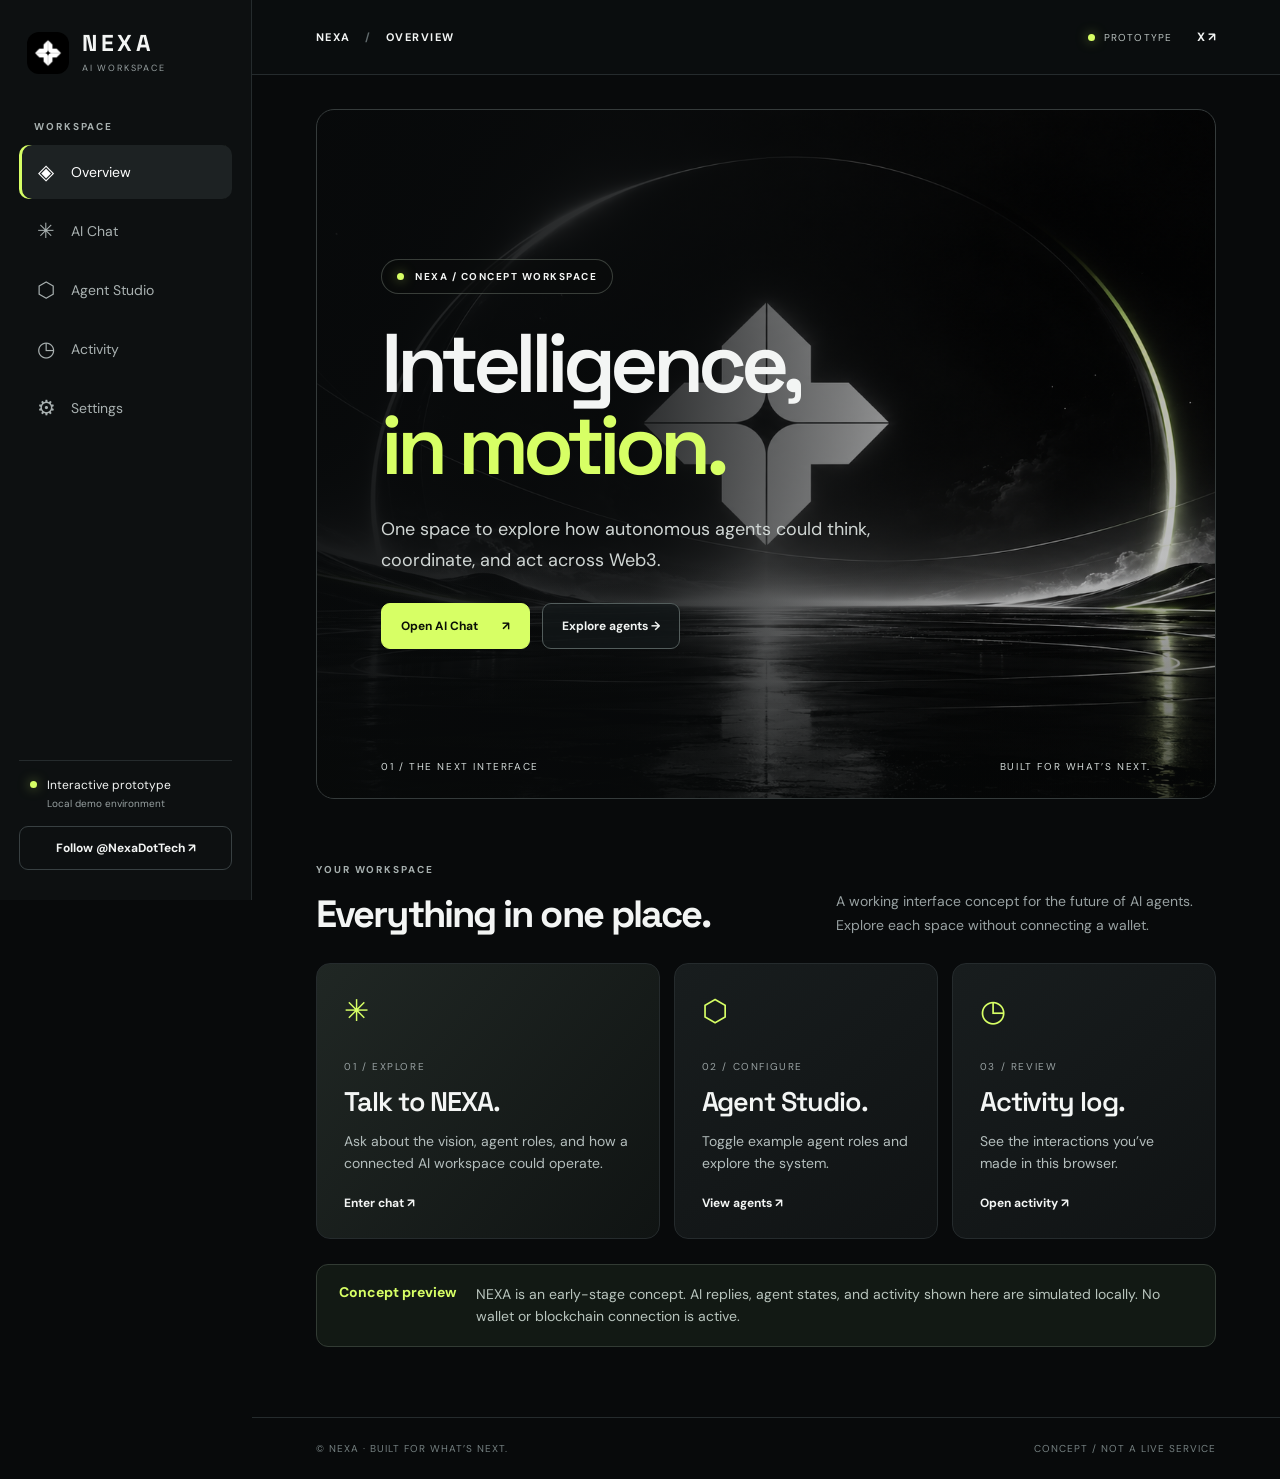
<file: index.html>
<!doctype html><html lang="en"><head><meta charset="utf-8"><meta name="viewport" content="width=device-width, initial-scale=1"><meta name="theme-color" content="#090b0c"><meta name="description" content="NEXA — Network for Execution & Autonomous Agents. Explore our AI Workspace concept."><title>Overview · NEXA AI Workspace</title><link rel="icon" type="image/jpeg" href="nexa-original-logo.jpg"><link rel="stylesheet" href="style.css"></head><body data-page="index.html"><div class="app"><aside class="sidebar"><a class="brand" href="index.html"><img src="nexa-original-logo.jpg" alt="Original NEXA symbol"><span><strong>NEXA</strong><small>AI WORKSPACE</small></span></a><div class="side-label">WORKSPACE</div><nav class="side-nav" aria-label="Main navigation"><a class="nav-link active" href="index.html"><span class="nav-icon">◈</span>Overview</a><a class="nav-link " href="chat.html"><span class="nav-icon">✳</span>AI Chat</a><a class="nav-link " href="agents.html"><span class="nav-icon">⬡</span>Agent Studio</a><a class="nav-link " href="activity.html"><span class="nav-icon">◷</span>Activity</a><a class="nav-link " href="settings.html"><span class="nav-icon">⚙</span>Settings</a></nav><div class="side-bottom"><div class="side-status"><span class="pulse"></span><span>Interactive prototype<small>Local demo environment</small></span></div><a class="social" href="https://x.com/NexaDotTech" target="_blank" rel="noopener noreferrer">Follow @NexaDotTech ↗</a></div></aside><main class="main"><header class="topbar"><div class="breadcrumb">NEXA <span>/</span> OVERVIEW</div><div class="top-actions"><span class="prototype-badge"><span class="pulse"></span> PROTOTYPE</span><a href="https://x.com/NexaDotTech" target="_blank" rel="noopener noreferrer" class="top-social">X ↗</a></div></header><div class="content"><section class="hero"><div class="hero-copy"><div class="pill"><span class="pulse"></span> NEXA / CONCEPT WORKSPACE</div><h1>Intelligence,<br><em>in motion.</em></h1><p>One space to explore how autonomous agents could think, coordinate, and act across Web3.</p><div class="actions"><a class="button primary" href="chat.html">Open AI Chat <span>↗</span></a><a class="button ghost" href="agents.html">Explore agents →</a></div></div><div class="hero-foot"><span>01 / THE NEXT INTERFACE</span><span>BUILT FOR WHAT’S NEXT.</span></div></section><div class="section-intro"><div><span class="kicker">YOUR WORKSPACE</span><h2>Everything in one place.</h2></div><p>A working interface concept for the future of AI agents. Explore each space without connecting a wallet.</p></div><div class="feature-grid"><a class="feature feature-wide" href="chat.html"><span class="feature-icon">✳</span><span class="feature-number">01 / EXPLORE</span><h3>Talk to NEXA.</h3><p>Ask about the vision, agent roles, and how a connected AI workspace could operate.</p><span class="feature-link">Enter chat ↗</span></a><a class="feature" href="agents.html"><span class="feature-icon">⬡</span><span class="feature-number">02 / CONFIGURE</span><h3>Agent Studio.</h3><p>Toggle example agent roles and explore the system.</p><span class="feature-link">View agents ↗</span></a><a class="feature" href="activity.html"><span class="feature-icon">◷</span><span class="feature-number">03 / REVIEW</span><h3>Activity log.</h3><p>See the interactions you’ve made in this browser.</p><span class="feature-link">Open activity ↗</span></a></div><div class="notice"><strong>Concept preview</strong><span>NEXA is an early-stage concept. AI replies, agent states, and activity shown here are simulated locally. No wallet or blockchain connection is active.</span></div></div><footer class="footer"><span>© NEXA · BUILT FOR WHAT’S NEXT.</span><span>CONCEPT / NOT A LIVE SERVICE</span></footer></main></div><nav class="mobile-nav" aria-label="Mobile navigation"><a class="active" href="index.html"><span>◈</span><small>Overview</small></a><a class="" href="chat.html"><span>✳</span><small>AI Chat</small></a><a class="" href="agents.html"><span>⬡</span><small>Agent Studio</small></a><a class="" href="activity.html"><span>◷</span><small>Activity</small></a><a class="" href="settings.html"><span>⚙</span><small>Settings</small></a></nav><script defer src="app.js"></script></body></html>
</file>
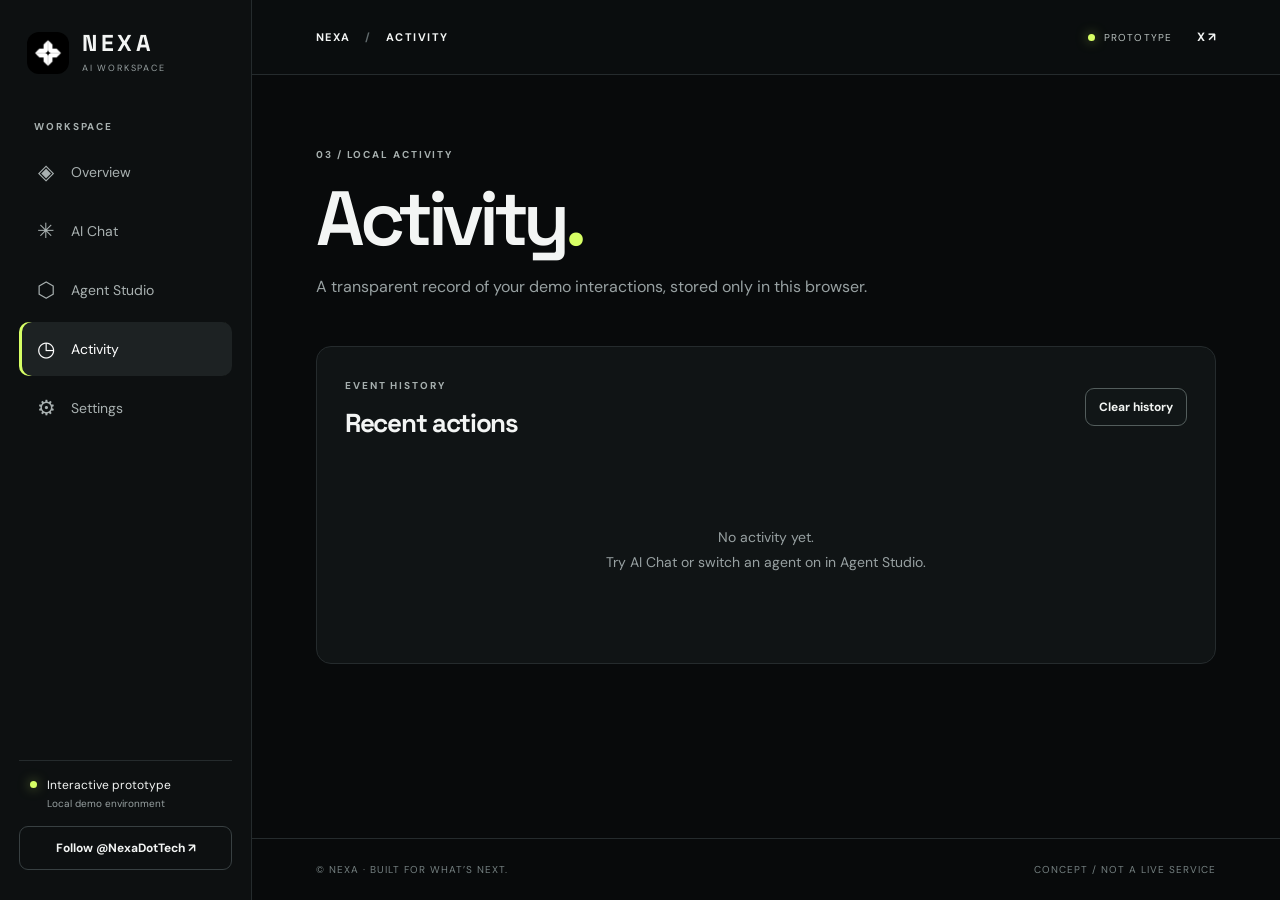
<file: activity.html>
<!doctype html><html lang="en"><head><meta charset="utf-8"><meta name="viewport" content="width=device-width, initial-scale=1"><meta name="theme-color" content="#090b0c"><meta name="description" content="NEXA — Network for Execution & Autonomous Agents. Explore our AI Workspace concept."><title>Activity · NEXA AI Workspace</title><link rel="icon" type="image/jpeg" href="nexa-original-logo.jpg"><link rel="stylesheet" href="style.css"></head><body data-page="activity.html"><div class="app"><aside class="sidebar"><a class="brand" href="index.html"><img src="nexa-original-logo.jpg" alt="Original NEXA symbol"><span><strong>NEXA</strong><small>AI WORKSPACE</small></span></a><div class="side-label">WORKSPACE</div><nav class="side-nav" aria-label="Main navigation"><a class="nav-link " href="index.html"><span class="nav-icon">◈</span>Overview</a><a class="nav-link " href="chat.html"><span class="nav-icon">✳</span>AI Chat</a><a class="nav-link " href="agents.html"><span class="nav-icon">⬡</span>Agent Studio</a><a class="nav-link active" href="activity.html"><span class="nav-icon">◷</span>Activity</a><a class="nav-link " href="settings.html"><span class="nav-icon">⚙</span>Settings</a></nav><div class="side-bottom"><div class="side-status"><span class="pulse"></span><span>Interactive prototype<small>Local demo environment</small></span></div><a class="social" href="https://x.com/NexaDotTech" target="_blank" rel="noopener noreferrer">Follow @NexaDotTech ↗</a></div></aside><main class="main"><header class="topbar"><div class="breadcrumb">NEXA <span>/</span> ACTIVITY</div><div class="top-actions"><span class="prototype-badge"><span class="pulse"></span> PROTOTYPE</span><a href="https://x.com/NexaDotTech" target="_blank" rel="noopener noreferrer" class="top-social">X ↗</a></div></header><div class="content"><div class="page-title"><span class="kicker">03 / LOCAL ACTIVITY</span><h1>Activity<span class="dot">.</span></h1><p>A transparent record of your demo interactions, stored only in this browser.</p></div><div class="panel"><div class="panel-head"><div><span class="kicker">EVENT HISTORY</span><h2>Recent actions</h2></div><button class="button ghost small" id="clear-activity">Clear history</button></div><div id="activity-list" class="activity-list"></div></div></div><footer class="footer"><span>© NEXA · BUILT FOR WHAT’S NEXT.</span><span>CONCEPT / NOT A LIVE SERVICE</span></footer></main></div><nav class="mobile-nav" aria-label="Mobile navigation"><a class="" href="index.html"><span>◈</span><small>Overview</small></a><a class="" href="chat.html"><span>✳</span><small>AI Chat</small></a><a class="" href="agents.html"><span>⬡</span><small>Agent Studio</small></a><a class="active" href="activity.html"><span>◷</span><small>Activity</small></a><a class="" href="settings.html"><span>⚙</span><small>Settings</small></a></nav><script defer src="app.js"></script></body></html>
</file>
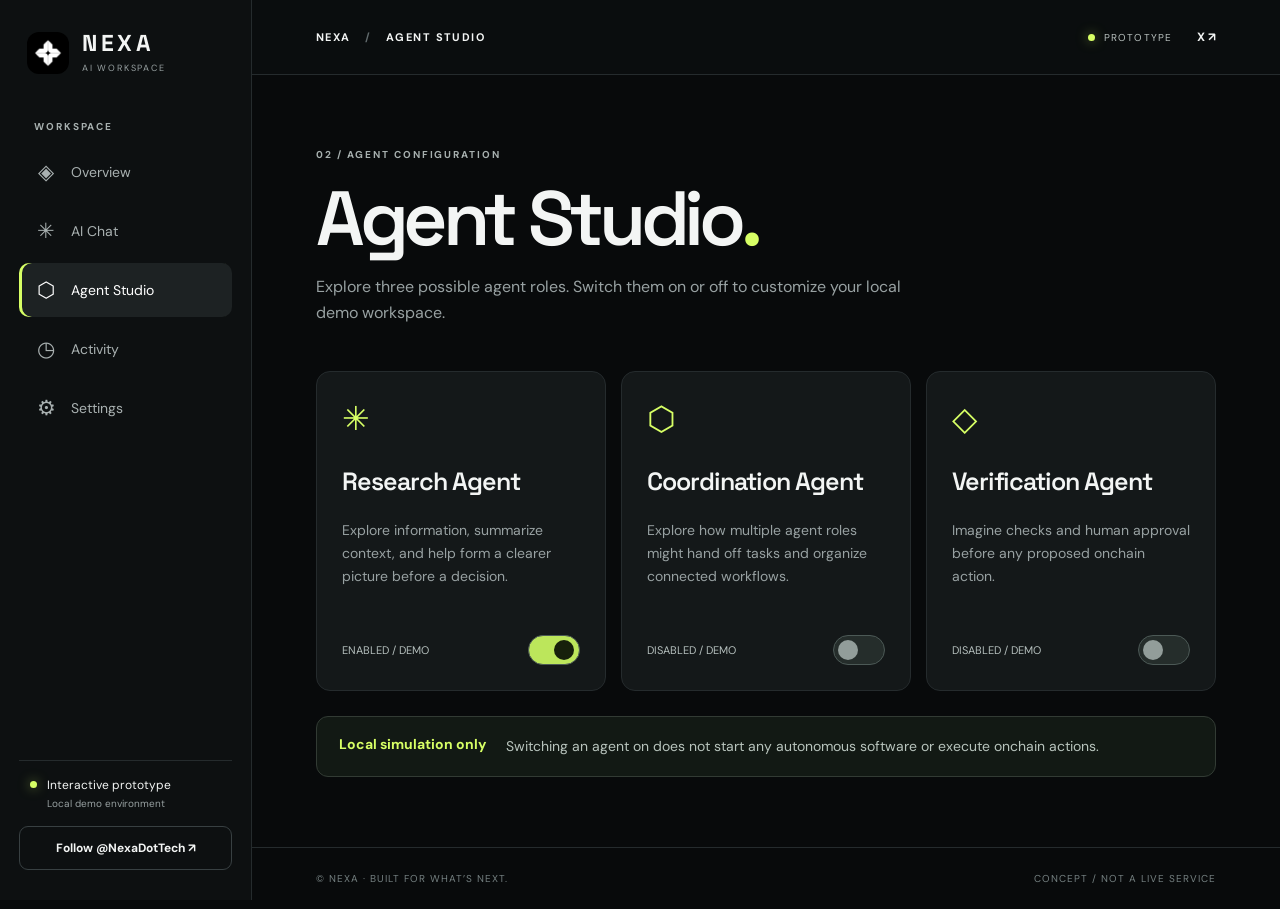
<file: agents.html>
<!doctype html><html lang="en"><head><meta charset="utf-8"><meta name="viewport" content="width=device-width, initial-scale=1"><meta name="theme-color" content="#090b0c"><meta name="description" content="NEXA — Network for Execution & Autonomous Agents. Explore our AI Workspace concept."><title>Agent Studio · NEXA AI Workspace</title><link rel="icon" type="image/jpeg" href="nexa-original-logo.jpg"><link rel="stylesheet" href="style.css"></head><body data-page="agents.html"><div class="app"><aside class="sidebar"><a class="brand" href="index.html"><img src="nexa-original-logo.jpg" alt="Original NEXA symbol"><span><strong>NEXA</strong><small>AI WORKSPACE</small></span></a><div class="side-label">WORKSPACE</div><nav class="side-nav" aria-label="Main navigation"><a class="nav-link " href="index.html"><span class="nav-icon">◈</span>Overview</a><a class="nav-link " href="chat.html"><span class="nav-icon">✳</span>AI Chat</a><a class="nav-link active" href="agents.html"><span class="nav-icon">⬡</span>Agent Studio</a><a class="nav-link " href="activity.html"><span class="nav-icon">◷</span>Activity</a><a class="nav-link " href="settings.html"><span class="nav-icon">⚙</span>Settings</a></nav><div class="side-bottom"><div class="side-status"><span class="pulse"></span><span>Interactive prototype<small>Local demo environment</small></span></div><a class="social" href="https://x.com/NexaDotTech" target="_blank" rel="noopener noreferrer">Follow @NexaDotTech ↗</a></div></aside><main class="main"><header class="topbar"><div class="breadcrumb">NEXA <span>/</span> AGENT STUDIO</div><div class="top-actions"><span class="prototype-badge"><span class="pulse"></span> PROTOTYPE</span><a href="https://x.com/NexaDotTech" target="_blank" rel="noopener noreferrer" class="top-social">X ↗</a></div></header><div class="content"><div class="page-title"><span class="kicker">02 / AGENT CONFIGURATION</span><h1>Agent Studio<span class="dot">.</span></h1><p>Explore three possible agent roles. Switch them on or off to customize your local demo workspace.</p></div><div class="agents-grid" id="agent-list"></div><div class="notice"><strong>Local simulation only</strong><span>Switching an agent on does not start any autonomous software or execute onchain actions.</span></div></div><footer class="footer"><span>© NEXA · BUILT FOR WHAT’S NEXT.</span><span>CONCEPT / NOT A LIVE SERVICE</span></footer></main></div><nav class="mobile-nav" aria-label="Mobile navigation"><a class="" href="index.html"><span>◈</span><small>Overview</small></a><a class="" href="chat.html"><span>✳</span><small>AI Chat</small></a><a class="active" href="agents.html"><span>⬡</span><small>Agent Studio</small></a><a class="" href="activity.html"><span>◷</span><small>Activity</small></a><a class="" href="settings.html"><span>⚙</span><small>Settings</small></a></nav><script defer src="app.js"></script></body></html>
</file>
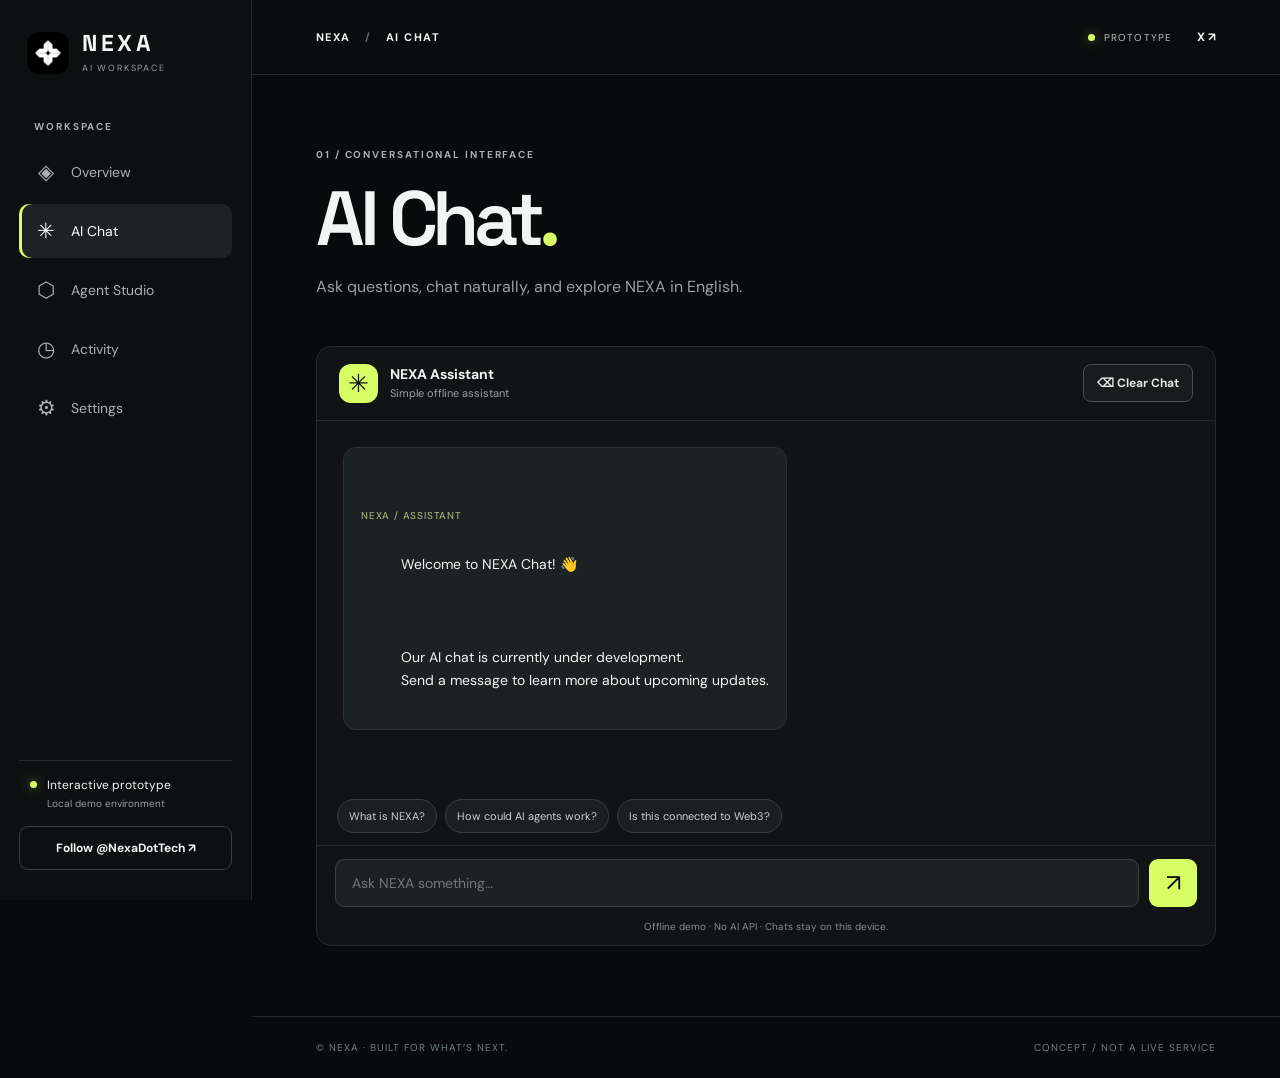
<file: chat.html>
<!doctype html><html lang="en"><head><meta charset="utf-8"><meta name="viewport" content="width=device-width, initial-scale=1"><meta name="theme-color" content="#090b0c"><meta name="description" content="NEXA — Network for Execution & Autonomous Agents. Explore our AI Workspace concept."><title>AI Chat · NEXA AI Workspace</title><link rel="icon" type="image/jpeg" href="nexa-original-logo.jpg"><link rel="stylesheet" href="style.css"></head><body data-page="chat.html"><div class="app"><aside class="sidebar"><a class="brand" href="index.html"><img src="nexa-original-logo.jpg" alt="Original NEXA symbol"><span><strong>NEXA</strong><small>AI WORKSPACE</small></span></a><div class="side-label">WORKSPACE</div><nav class="side-nav" aria-label="Main navigation"><a class="nav-link " href="index.html"><span class="nav-icon">◈</span>Overview</a><a class="nav-link active" href="chat.html"><span class="nav-icon">✳</span>AI Chat</a><a class="nav-link " href="agents.html"><span class="nav-icon">⬡</span>Agent Studio</a><a class="nav-link " href="activity.html"><span class="nav-icon">◷</span>Activity</a><a class="nav-link " href="settings.html"><span class="nav-icon">⚙</span>Settings</a></nav><div class="side-bottom"><div class="side-status"><span class="pulse"></span><span>Interactive prototype<small>Local demo environment</small></span></div><a class="social" href="https://x.com/NexaDotTech" target="_blank" rel="noopener noreferrer">Follow @NexaDotTech ↗</a></div></aside><main class="main"><header class="topbar"><div class="breadcrumb">NEXA <span>/</span> AI CHAT</div><div class="top-actions"><span class="prototype-badge"><span class="pulse"></span> PROTOTYPE</span><a href="https://x.com/NexaDotTech" target="_blank" rel="noopener noreferrer" class="top-social">X ↗</a></div></header><div class="content"><div class="page-title"><span class="kicker">01 / CONVERSATIONAL INTERFACE</span><h1>AI Chat<span class="dot">.</span></h1><p>Ask questions, chat naturally, and explore NEXA in English.</p></div><section class="chat-shell"><div class="chat-top"><div class="agent-avatar">✳</div><div><strong>NEXA Assistant</strong><small>Simple offline assistant</small></div><button type="button" id="clear-chat" class="clear-chat" aria-label="Clear chat history">⌫ Clear Chat</button></div><div id="messages" class="messages" aria-live="polite"></div><div class="suggestions" id="suggestions"><button data-prompt="What is NEXA?">What is NEXA?</button><button data-prompt="How could AI agents work?">How could AI agents work?</button><button data-prompt="Is this connected to Web3?">Is this connected to Web3?</button></div><form id="chat-form" class="chat-form"><input id="chat-input" autocomplete="off" maxlength="600" placeholder="Ask NEXA something…" aria-label="Chat message" required><button type="submit" aria-label="Send message">↗</button></form><p class="chat-disclaimer">Offline demo · No AI API · Chats stay on this device.</p></section></div><footer class="footer"><span>© NEXA · BUILT FOR WHAT’S NEXT.</span><span>CONCEPT / NOT A LIVE SERVICE</span></footer></main></div><nav class="mobile-nav" aria-label="Mobile navigation"><a class="" href="index.html"><span>◈</span><small>Overview</small></a><a class="active" href="chat.html"><span>✳</span><small>AI Chat</small></a><a class="" href="agents.html"><span>⬡</span><small>Agent Studio</small></a><a class="" href="activity.html"><span>◷</span><small>Activity</small></a><a class="" href="settings.html"><span>⚙</span><small>Settings</small></a></nav><script defer src="app.js"></script></body></html>
</file>
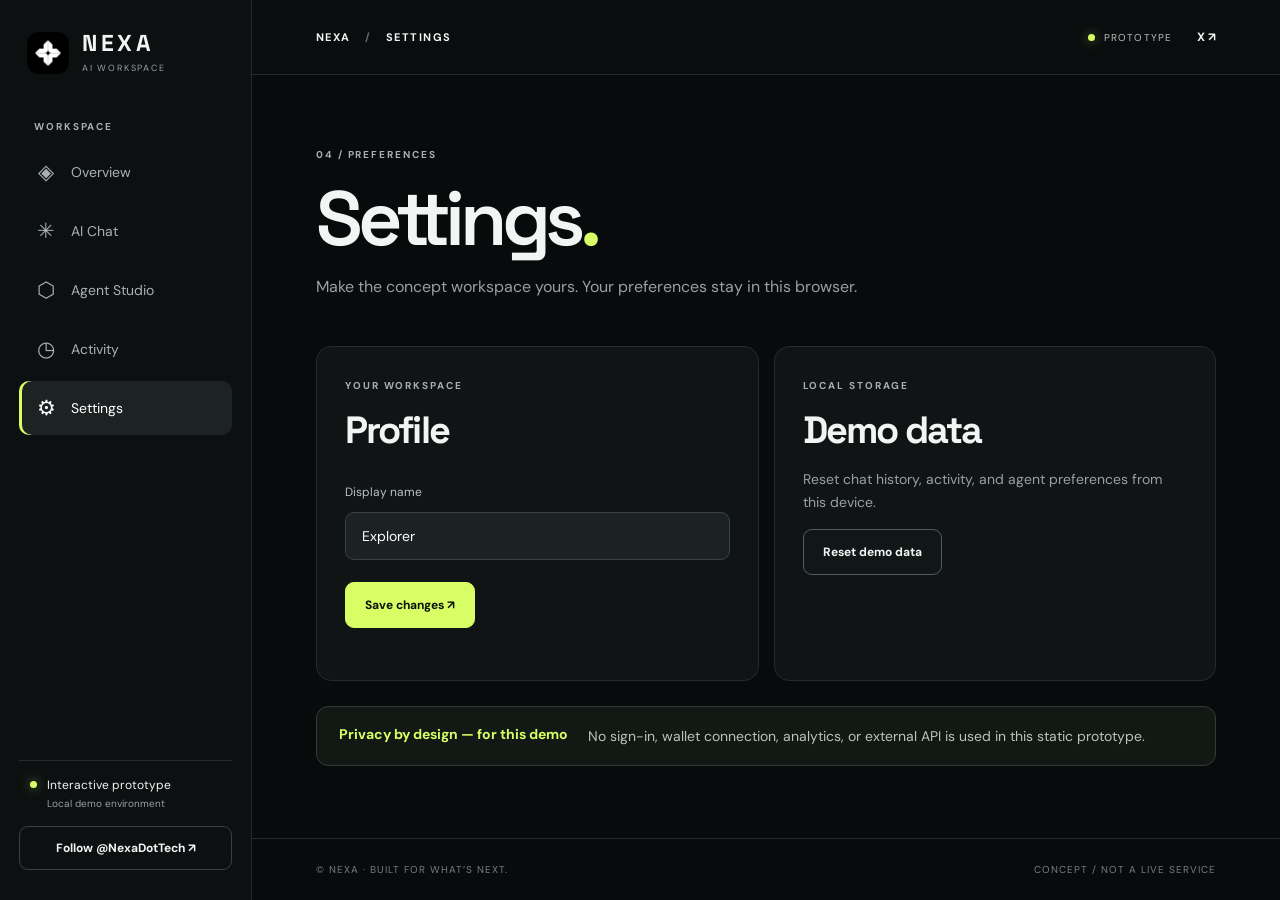
<file: settings.html>
<!doctype html><html lang="en"><head><meta charset="utf-8"><meta name="viewport" content="width=device-width, initial-scale=1"><meta name="theme-color" content="#090b0c"><meta name="description" content="NEXA — Network for Execution & Autonomous Agents. Explore our AI Workspace concept."><title>Settings · NEXA AI Workspace</title><link rel="icon" type="image/jpeg" href="nexa-original-logo.jpg"><link rel="stylesheet" href="style.css"></head><body data-page="settings.html"><div class="app"><aside class="sidebar"><a class="brand" href="index.html"><img src="nexa-original-logo.jpg" alt="Original NEXA symbol"><span><strong>NEXA</strong><small>AI WORKSPACE</small></span></a><div class="side-label">WORKSPACE</div><nav class="side-nav" aria-label="Main navigation"><a class="nav-link " href="index.html"><span class="nav-icon">◈</span>Overview</a><a class="nav-link " href="chat.html"><span class="nav-icon">✳</span>AI Chat</a><a class="nav-link " href="agents.html"><span class="nav-icon">⬡</span>Agent Studio</a><a class="nav-link " href="activity.html"><span class="nav-icon">◷</span>Activity</a><a class="nav-link active" href="settings.html"><span class="nav-icon">⚙</span>Settings</a></nav><div class="side-bottom"><div class="side-status"><span class="pulse"></span><span>Interactive prototype<small>Local demo environment</small></span></div><a class="social" href="https://x.com/NexaDotTech" target="_blank" rel="noopener noreferrer">Follow @NexaDotTech ↗</a></div></aside><main class="main"><header class="topbar"><div class="breadcrumb">NEXA <span>/</span> SETTINGS</div><div class="top-actions"><span class="prototype-badge"><span class="pulse"></span> PROTOTYPE</span><a href="https://x.com/NexaDotTech" target="_blank" rel="noopener noreferrer" class="top-social">X ↗</a></div></header><div class="content"><div class="page-title"><span class="kicker">04 / PREFERENCES</span><h1>Settings<span class="dot">.</span></h1><p>Make the concept workspace yours. Your preferences stay in this browser.</p></div><div class="settings-grid"><section class="panel"><span class="kicker">YOUR WORKSPACE</span><h2>Profile</h2><form id="profile-form" class="settings-form"><label for="profile-name">Display name</label><input id="profile-name" maxlength="30" placeholder="Explorer"><button class="button primary" type="submit">Save changes ↗</button><span class="form-feedback" id="profile-feedback" aria-live="polite"></span></form></section><section class="panel"><span class="kicker">LOCAL STORAGE</span><h2>Demo data</h2><p class="muted">Reset chat history, activity, and agent preferences from this device.</p><button class="button ghost" id="reset-data">Reset demo data</button><span class="form-feedback" id="reset-feedback" aria-live="polite"></span></section></div><div class="notice"><strong>Privacy by design — for this demo</strong><span>No sign-in, wallet connection, analytics, or external API is used in this static prototype.</span></div></div><footer class="footer"><span>© NEXA · BUILT FOR WHAT’S NEXT.</span><span>CONCEPT / NOT A LIVE SERVICE</span></footer></main></div><nav class="mobile-nav" aria-label="Mobile navigation"><a class="" href="index.html"><span>◈</span><small>Overview</small></a><a class="" href="chat.html"><span>✳</span><small>AI Chat</small></a><a class="" href="agents.html"><span>⬡</span><small>Agent Studio</small></a><a class="" href="activity.html"><span>◷</span><small>Activity</small></a><a class="active" href="settings.html"><span>⚙</span><small>Settings</small></a></nav><script defer src="app.js"></script></body></html>
</file>
<file: style.css>
@import url('https://fonts.googleapis.com/css2?family=DM+Sans:wght@400;500;600;700&family=Space+Grotesk:wght@400;500;600;700&display=swap');
:root{color-scheme:dark;--bg:#080a0b;--panel:#111416;--line:#252b2d;--text:#f3f5f4;--muted:#98a1a2;--lime:#d7ff65;--sidebar:252px}*{box-sizing:border-box}html{scroll-behavior:smooth}body{margin:0;background:var(--bg);color:var(--text);font-family:'DM Sans',Arial,sans-serif;font-size:14px}button,input{font:inherit}a{color:inherit;text-decoration:none}button{cursor:pointer}.app{min-height:100vh;display:flex}.sidebar{width:var(--sidebar);position:fixed;inset:0 auto 0 0;background:#0d1011;border-right:1px solid var(--line);display:flex;flex-direction:column;padding:30px 19px;z-index:10}.brand{display:flex;align-items:center;gap:13px;padding:2px 8px 34px}.brand img{width:42px;height:42px;object-fit:cover;border-radius:12px}.brand strong{font-family:'Space Grotesk',sans-serif;font-size:23px;letter-spacing:.16em;display:block;line-height:1}.brand small{font-size:9px;letter-spacing:.2em;color:var(--muted);display:block;margin-top:7px}.side-label,.kicker{font-size:10px;letter-spacing:.19em;color:#a7b0af;font-weight:700}.side-label{padding:12px 15px}.side-nav{display:grid;gap:5px}.nav-link{display:flex;align-items:center;gap:13px;padding:13px 15px;border-radius:10px;color:#a9b1b1;transition:.2s}.nav-link:hover,.nav-link.active{background:#1d2223;color:white}.nav-link.active{box-shadow:inset 3px 0 0 var(--lime)}.nav-icon{font-size:21px;width:24px;text-align:center}.side-bottom{margin-top:auto}.side-status{display:flex;gap:10px;align-items:flex-start;padding:16px 11px;border-top:1px solid var(--line);font-size:12px}.side-status small{display:block;color:var(--muted);margin-top:4px}.pulse{display:inline-block;flex-shrink:0;width:7px;height:7px;background:var(--lime);border-radius:50%;box-shadow:0 0 12px #d7ff6580}.side-status .pulse{margin-top:4px}.social{display:block;border:1px solid #384042;border-radius:9px;padding:13px;text-align:center;font-weight:700;font-size:12px}.social:hover{border-color:var(--lime)}.main{margin-left:var(--sidebar);width:calc(100% - var(--sidebar));min-height:100vh;display:flex;flex-direction:column}.topbar{height:75px;display:flex;align-items:center;justify-content:space-between;padding:0 clamp(24px,5vw,70px);border-bottom:1px solid var(--line);background:#0b0e0fdc}.breadcrumb{font-size:11px;font-weight:700;letter-spacing:.13em}.breadcrumb span{color:#626b6d;margin:0 10px}.top-actions{display:flex;align-items:center;gap:25px}.prototype-badge{font-size:10px;letter-spacing:.11em;color:#b8c0be;display:flex;gap:9px;align-items:center}.top-social{font-weight:700;font-size:12px}.content{width:100%;max-width:1600px;margin:0 auto;padding:34px clamp(24px,5vw,70px) 70px;flex:1}.hero{height:min(690px,calc(100svh - 145px));min-height:510px;position:relative;overflow:hidden;border:1px solid #353b3b;border-radius:18px;background:linear-gradient(90deg,#080a0bef 0%,#080a0bd4 37%,#080a0b44 75%),url('nexa-background.png') center center / cover no-repeat;display:flex;flex-direction:column;justify-content:center;padding:clamp(28px,5vw,75px)}.hero:after{content:'';pointer-events:none;position:absolute;inset:0;background:linear-gradient(0deg,#07090990,transparent 35%)}.hero-copy,.hero-foot{position:relative;z-index:1}.hero-copy{max-width:650px}.pill{border:1px solid #a5b1a24f;background:#0a0c0c9c;border-radius:100px;display:inline-flex;gap:11px;align-items:center;padding:10px 15px;font-size:10px;letter-spacing:.15em;font-weight:700}.hero h1,.page-title h1{font-family:'Space Grotesk',sans-serif;letter-spacing:-.07em;line-height:.99;font-weight:600}.hero h1{font-size:clamp(56px,6.5vw,108px);margin:28px 0}.hero h1 em{font-style:normal;color:var(--lime)}.hero-copy>p{color:#d0d6d4;font-size:clamp(15px,1.5vw,18px);line-height:1.7;max-width:490px}.actions{display:flex;gap:12px;flex-wrap:wrap;margin-top:28px}.button{display:inline-flex;align-items:center;justify-content:center;gap:24px;padding:14px 19px;border-radius:9px;font-weight:700;font-size:12px;border:1px solid #535d5c;transition:transform .2s,border-color .2s}.button:hover{transform:translateY(-2px)}.button.primary{background:var(--lime);color:#0b1007;border-color:var(--lime)}.button.ghost{background:#131819c9;color:#f2f5f3}.button.ghost:hover{border-color:var(--lime)}.button.small{padding:10px 13px}.hero-foot{position:absolute;bottom:25px;left:clamp(28px,5vw,75px);right:clamp(28px,5vw,75px);display:flex;justify-content:space-between;font-size:10px;letter-spacing:.16em;color:#d4dbd9}.section-intro{display:flex;align-items:end;justify-content:space-between;gap:24px;margin:60px 0 25px}.section-intro h2,.panel h2{font-family:'Space Grotesk',sans-serif;font-size:clamp(26px,3vw,38px);letter-spacing:-.05em;margin:13px 0 0}.section-intro>p{color:var(--muted);max-width:380px;line-height:1.7;margin:0}.feature-grid{display:grid;grid-template-columns:1.3fr 1fr 1fr;gap:14px}.feature{min-height:270px;border:1px solid var(--line);background:linear-gradient(140deg,#181d1e,#101314);border-radius:14px;padding:27px;display:flex;flex-direction:column;transition:.2s}.feature:hover{border-color:#809345;transform:translateY(-3px)}.feature-wide{background:linear-gradient(130deg,#202724,#101413)}.feature-icon{font-size:30px;color:var(--lime)}.feature-number{margin-top:30px;font-size:10px;letter-spacing:.16em;color:var(--muted)}.feature h3{font:600 27px 'Space Grotesk',sans-serif;letter-spacing:-.04em;margin:11px 0}.feature p{color:#b3bdbc;line-height:1.6;margin:0 0 20px}.feature-link{margin-top:auto;font-weight:700;font-size:12px}.notice{margin-top:25px;padding:18px 22px;border:1px solid #323b34;border-radius:12px;background:#121914;display:flex;gap:20px;align-items:flex-start}.notice strong{color:var(--lime);white-space:nowrap}.notice span{color:#b8c4bd;line-height:1.6}.footer{display:flex;justify-content:space-between;gap:20px;padding:24px clamp(24px,5vw,70px);border-top:1px solid var(--line);color:#758081;font-size:10px;letter-spacing:.1em}.page-title{padding:35px 0 30px}.page-title h1{font-size:clamp(50px,6vw,85px);margin:18px 0}.dot{color:var(--lime)}.page-title p{font-size:16px;color:var(--muted);line-height:1.6;max-width:620px}.chat-shell,.panel{background:#101415;border:1px solid var(--line);border-radius:15px}.chat-shell{height:min(700px,calc(100svh - 300px));min-height:480px;display:flex;flex-direction:column;overflow:hidden}.chat-top{display:flex;align-items:center;gap:12px;padding:17px 22px;border-bottom:1px solid var(--line)}.agent-avatar{width:39px;height:39px;border-radius:12px;background:#d7ff65;color:#111;font-size:25px;display:grid;place-items:center}.chat-top strong,.chat-top small{display:block}.chat-top small{font-size:11px;color:var(--muted);margin-top:3px}.demo-tag{margin-left:auto;font-size:9px;letter-spacing:.1em;border:1px solid #445044;border-radius:5px;color:var(--lime);padding:7px}.messages{padding:26px;overflow-y:auto;flex:1;display:flex;flex-direction:column;gap:15px}.message{max-width:78%;padding:14px 17px;border:1px solid #2a3232;border-radius:13px;line-height:1.65;white-space:pre-wrap}.message.bot{align-self:flex-start;background:#1b2222}.message.user{align-self:flex-end;background:#2d3821;border-color:#3e5030}.message-label{font-size:10px;letter-spacing:.08em;color:#b1c18b;margin-bottom:6px}.suggestions{padding:0 20px 12px;display:flex;gap:8px;flex-wrap:wrap}.suggestions button{border:1px solid #364041;background:#192020;color:#c7d0ce;padding:9px 11px;border-radius:100px;font-size:11px}.suggestions button:hover{border-color:var(--lime)}.chat-form{display:flex;gap:10px;padding:13px 18px;border-top:1px solid var(--line)}.chat-form input,.settings-form input{background:#1c2223;border:1px solid #394142;border-radius:9px;color:white;outline:0;padding:14px 16px;min-width:0}.chat-form input{flex:1}.chat-form input:focus,.settings-form input:focus{border-color:var(--lime)}.chat-form button{width:48px;background:var(--lime);color:#0b0d0c;border:0;border-radius:9px;font-size:24px}.chat-disclaimer{font-size:10px;color:#83908c;text-align:center;margin:0 0 12px}.agents-grid{display:grid;grid-template-columns:repeat(3,1fr);gap:15px}.agent-card{border:1px solid var(--line);border-radius:14px;background:#141819;padding:25px;display:flex;flex-direction:column;min-height:320px}.agent-card .agent-mark{font-size:33px;color:var(--lime)}.agent-card h2{font:600 25px 'Space Grotesk',sans-serif;letter-spacing:-.04em;margin:25px 0 8px}.agent-card p{color:var(--muted);line-height:1.65}.agent-bottom{margin-top:auto;display:flex;justify-content:space-between;align-items:center;gap:8px}.agent-bottom span{font-size:11px;color:#b5bfbd}.toggle{border:1px solid #4c5956;background:#252d2b;border-radius:100px;width:52px;height:30px;padding:4px;display:flex;align-items:center}.toggle:before{content:'';height:20px;width:20px;background:#929d9a;border-radius:50%;transition:.2s}.toggle[aria-pressed=true]{background:#bce65b}.toggle[aria-pressed=true]:before{background:#17200b;transform:translateX(21px)}.panel{padding:28px}.panel-head{display:flex;justify-content:space-between;align-items:center;gap:12px}.panel-head h2{font-size:26px}.activity-list{margin-top:25px}.activity-row{display:flex;gap:18px;align-items:center;padding:18px 0;border-top:1px solid var(--line)}.activity-icon{color:var(--lime);font-size:22px}.activity-row strong{font-weight:600}.activity-row small{display:block;color:var(--muted);margin-top:5px}.empty-state{padding:60px 15px;text-align:center;color:var(--muted);line-height:1.8}.settings-grid{display:grid;grid-template-columns:1fr 1fr;gap:15px}.settings-form{display:flex;flex-direction:column;gap:12px;margin-top:30px}.settings-form label{font-size:12px;color:#b9c2c0}.settings-form .button{align-self:start;margin-top:10px}.muted{color:var(--muted);line-height:1.7}.form-feedback{font-size:12px;color:var(--lime);display:block;margin-top:12px}.mobile-nav{display:none}@media(max-width:1100px){:root{--sidebar:215px}.feature-grid{grid-template-columns:1fr 1fr}.feature-wide{grid-column:span 2}.agents-grid{grid-template-columns:1fr 1fr}}@media(max-width:760px){.sidebar{display:none}.main{margin-left:0;width:100%}.topbar{height:62px;padding:0 18px}.content{padding:16px 15px 95px}.top-actions{gap:12px}.prototype-badge{font-size:9px}.breadcrumb{font-size:10px}.hero{height:calc(100svh - 160px);min-height:480px;border-radius:12px;padding:27px;background-image:linear-gradient(180deg,#080a0b94 0%,#080a0bc2 42%,#080a0bf2 100%),url('nexa-background.png');background-position:55% center;background-size:cover}.hero h1{font-size:clamp(51px,12vw,76px)}.hero-copy>p{font-size:14px}.hero-foot{left:27px;right:27px;bottom:18px;font-size:8px;gap:10px}.hero-foot span:last-child{text-align:right}.section-intro{display:block;margin-top:40px}.section-intro>p{margin-top:15px}.feature-grid,.agents-grid,.settings-grid{grid-template-columns:1fr}.feature-wide{grid-column:auto}.feature{min-height:235px}.notice{display:block}.notice span{display:block;margin-top:8px}.page-title{padding:23px 0 19px}.page-title h1{font-size:58px}.page-title p{font-size:14px}.chat-shell{height:calc(100svh - 290px);min-height:440px}.messages{padding:14px}.message{max-width:92%}.suggestions{padding:0 12px 9px}.suggestions button{font-size:10px}.panel{padding:20px}.panel-head{align-items:flex-start}.footer{padding:20px 16px 90px;display:block;line-height:2}.footer span{display:block}.mobile-nav{display:flex;position:fixed;bottom:0;left:0;right:0;height:69px;z-index:20;background:#0d1112f5;backdrop-filter:blur(18px);border-top:1px solid #313b3b;justify-content:space-around;padding-bottom:env(safe-area-inset-bottom)}.mobile-nav a{flex:1;text-align:center;display:flex;flex-direction:column;align-items:center;justify-content:center;gap:2px;color:#8d9997}.mobile-nav a.active{color:var(--lime)}.mobile-nav a>span{font-size:23px}.mobile-nav small{font-size:9px}.chat-disclaimer{padding:0 10px}.demo-tag{font-size:8px}}@media(prefers-reduced-motion:reduce){*{scroll-behavior:auto!important;transition:none!important}}

/* NEXA mobile refinement v1.1 */
html{-webkit-text-size-adjust:100%;text-size-adjust:100%}body{overflow-x:hidden}img{max-width:100%}a,button{-webkit-tap-highlight-color:transparent}
@media(max-width:760px){
  .topbar{height:64px;padding:0 18px}.top-social{font-size:13px}.prototype-badge{letter-spacing:.04em}
  .content{padding:14px 14px calc(110px + env(safe-area-inset-bottom))}
  .hero{height:auto;min-height:calc(100svh - 155px);padding:30px 22px 68px;border-radius:14px;background-position:52% center;isolation:isolate}
  .hero h1{font-size:clamp(43px,11vw,70px);line-height:1.04;margin:24px 0;letter-spacing:-.065em}
  .hero-copy>p{font-size:16px;line-height:1.65;max-width:35ch}
  .pill{font-size:9px;letter-spacing:.07em;padding:9px 12px}
  .actions{gap:10px;margin-top:26px}.button{min-height:46px;font-size:13px;padding:13px 16px;gap:12px}
  .hero-foot{left:22px;right:22px;bottom:22px;font-size:8px;letter-spacing:.08em}
  .section-intro{margin:38px 0 22px}.section-intro h2{font-size:31px}.section-intro>p{font-size:14px;line-height:1.65}
  .feature-grid,.agents-grid,.settings-grid{gap:12px}.feature{min-height:215px;padding:23px}.feature h3{font-size:26px}.feature p{font-size:14px}
  .notice{padding:17px}.notice span{font-size:13px}
  .page-title h1{font-size:clamp(43px,11vw,65px);line-height:1.06;overflow-wrap:anywhere}.page-title p{font-size:15px}
  .chat-shell{height:calc(100svh - 250px);min-height:390px}.chat-top{padding:13px}.messages{padding:12px}.message{font-size:14px;max-width:94%}
  .chat-form{padding:10px}.chat-form input{font-size:16px;padding:12px}.chat-form button{flex:0 0 46px}
  .agent-card{min-height:270px}.panel{padding:19px}.panel-head{flex-wrap:wrap}
  .mobile-nav{height:calc(68px + env(safe-area-inset-bottom));padding-bottom:env(safe-area-inset-bottom)}
  .mobile-nav a{min-width:0;gap:3px}.mobile-nav a>span{font-size:24px}.mobile-nav small{font-size:10px}
  .footer{padding-bottom:calc(94px + env(safe-area-inset-bottom))}
}
@media(max-width:380px){.hero h1{font-size:42px}.top-actions{gap:8px}.breadcrumb{letter-spacing:.03em}.actions .button{font-size:12px}.hero-foot{font-size:7px}.mobile-nav small{font-size:9px}}

/* Chat v1.2 controls */
.clear-chat{margin-left:auto;border:1px solid #46504d;background:#171c1c;color:#e1e9e5;border-radius:8px;padding:10px 13px;font-size:12px;font-weight:700;white-space:nowrap}.clear-chat:hover,.clear-chat:focus-visible{border-color:var(--lime);color:var(--lime)}.chat-top>div:nth-child(2){min-width:0}.chat-top small{line-height:1.4}@media(max-width:760px){.clear-chat{font-size:11px;padding:9px 10px}.chat-top{gap:9px}.agent-avatar{flex-shrink:0}}
</file>
